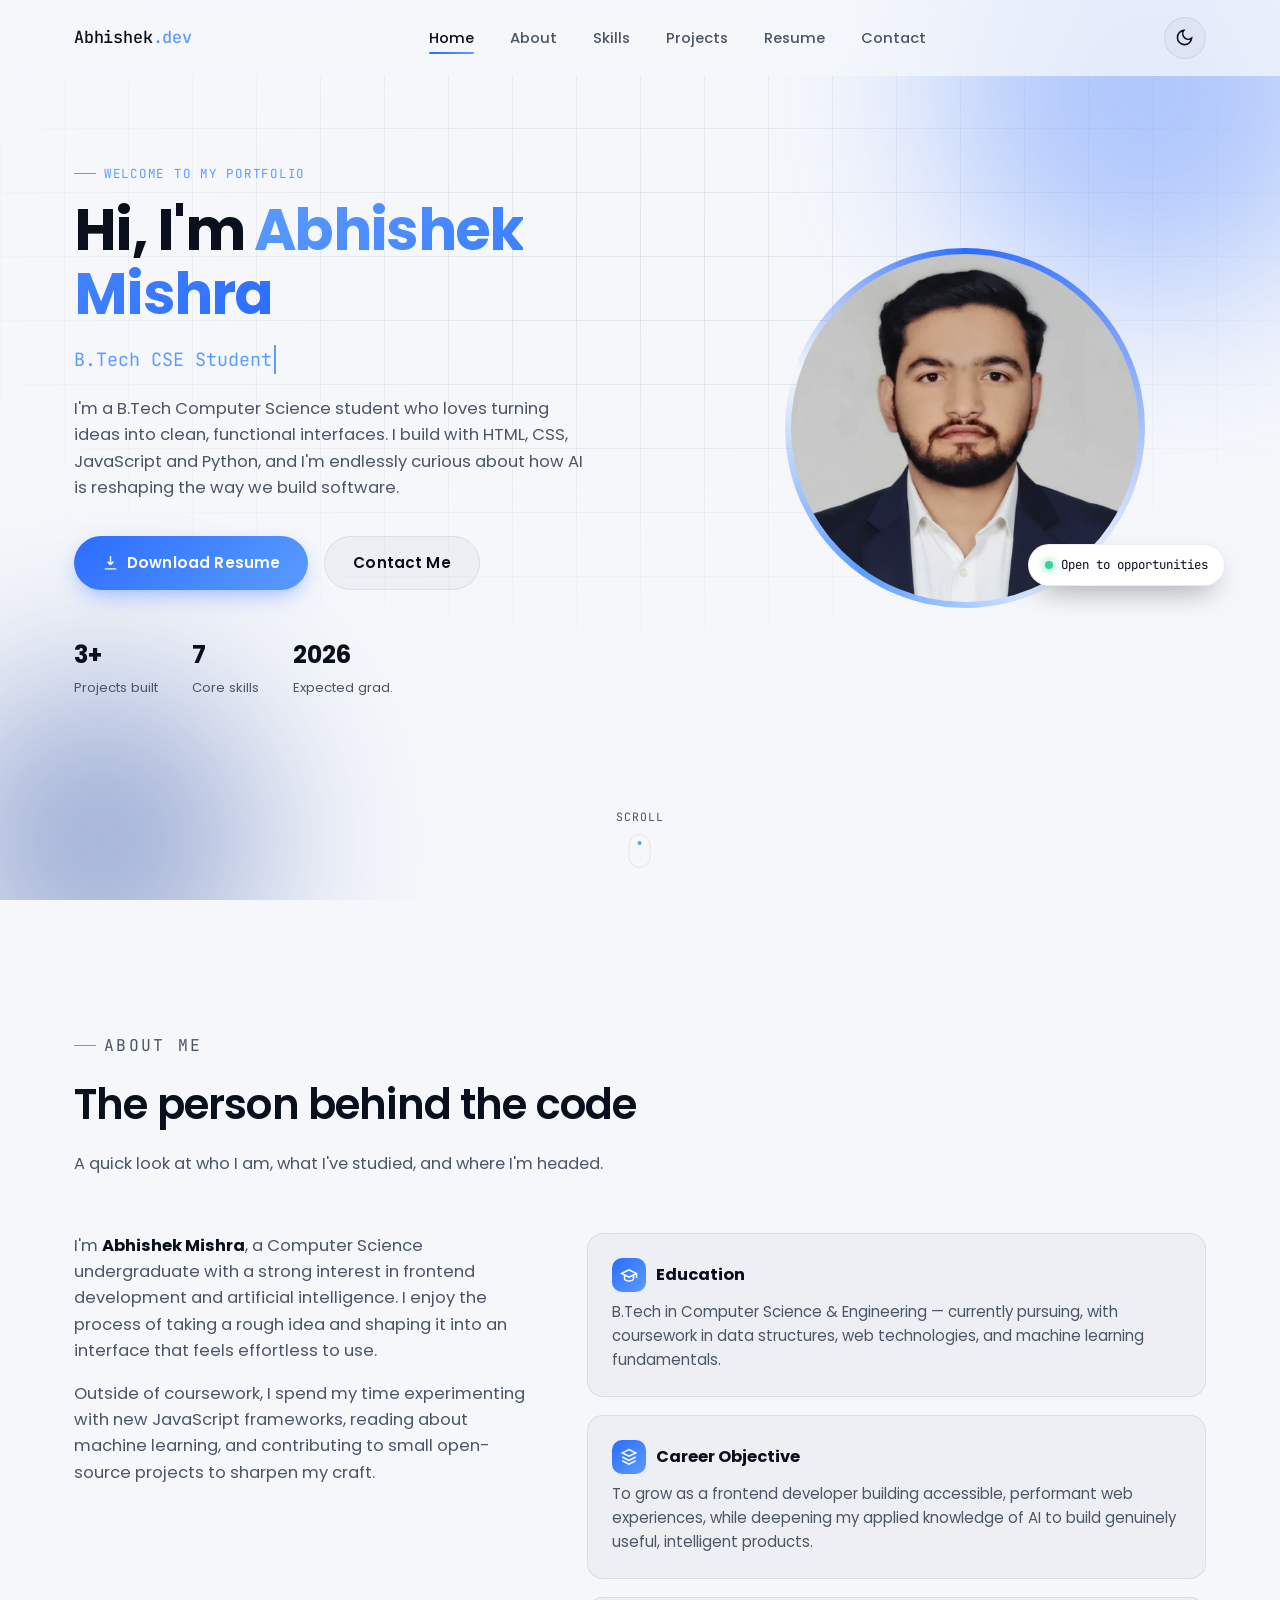
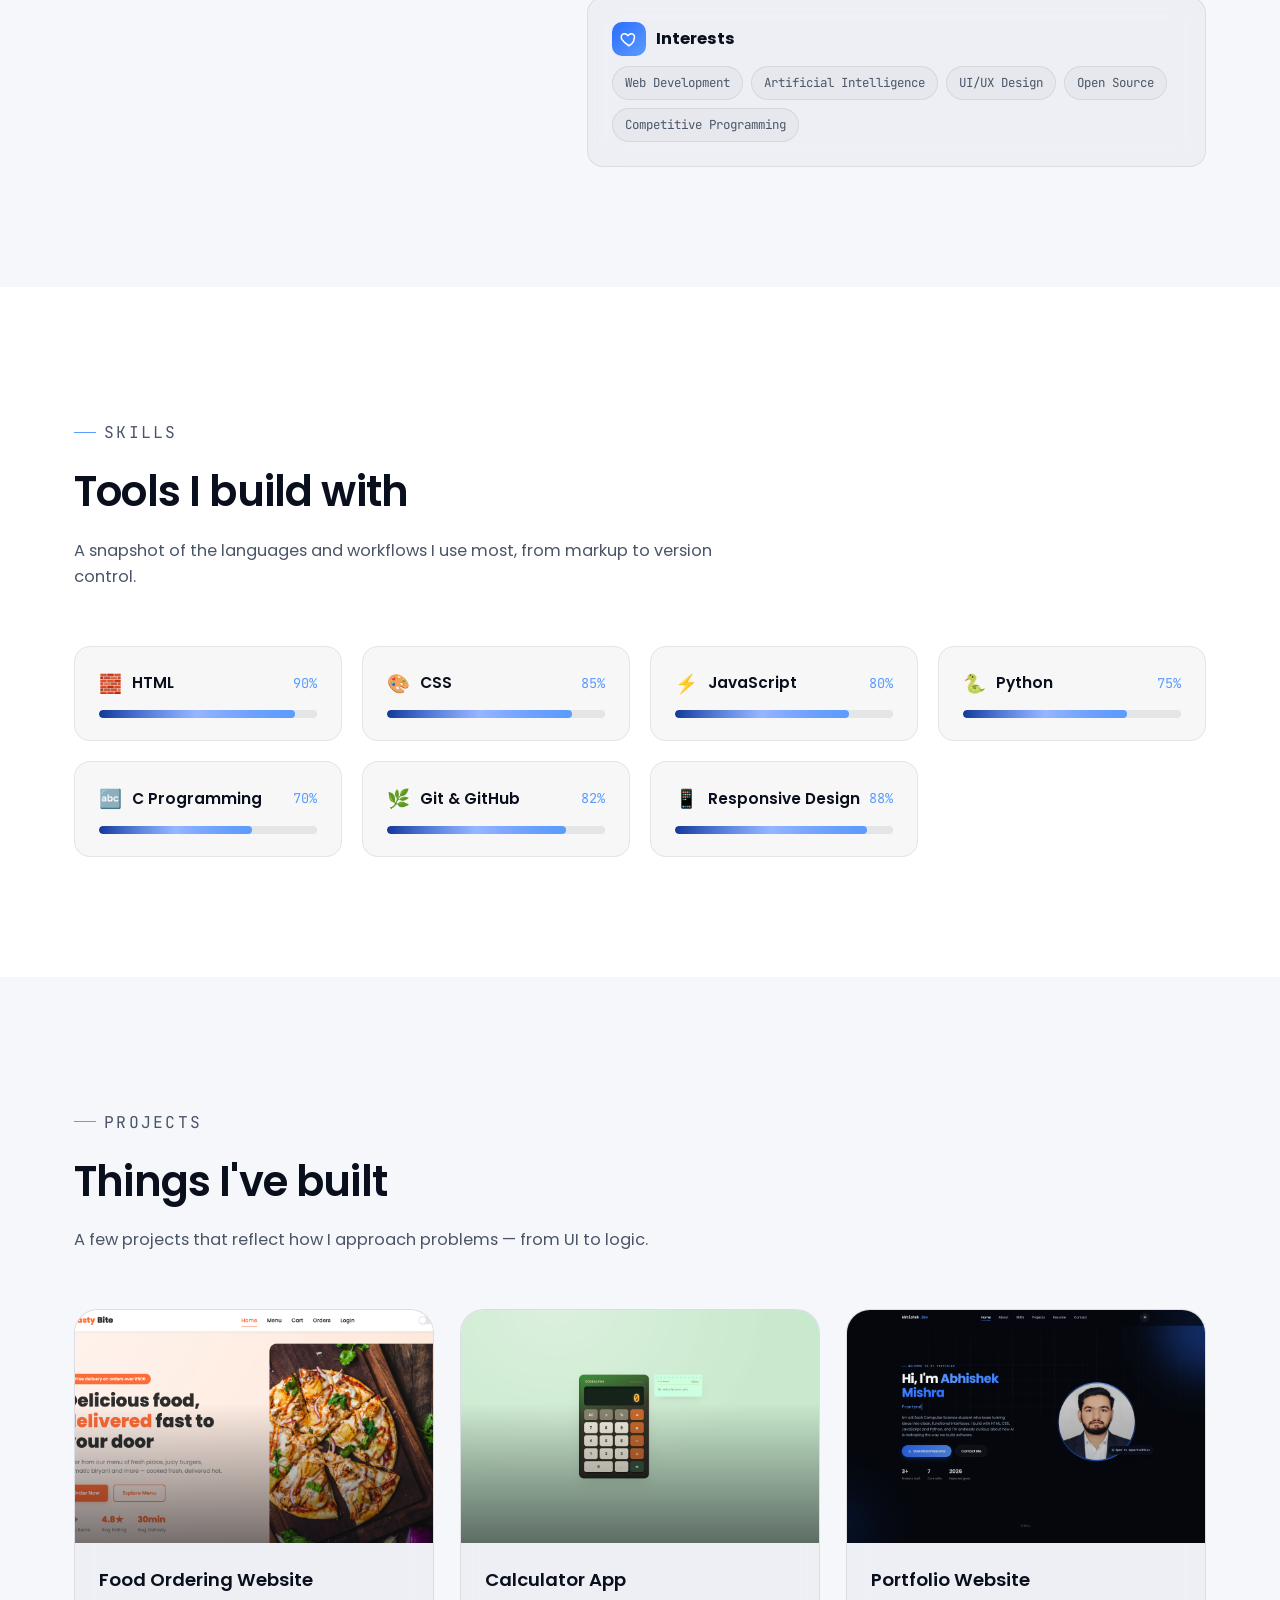
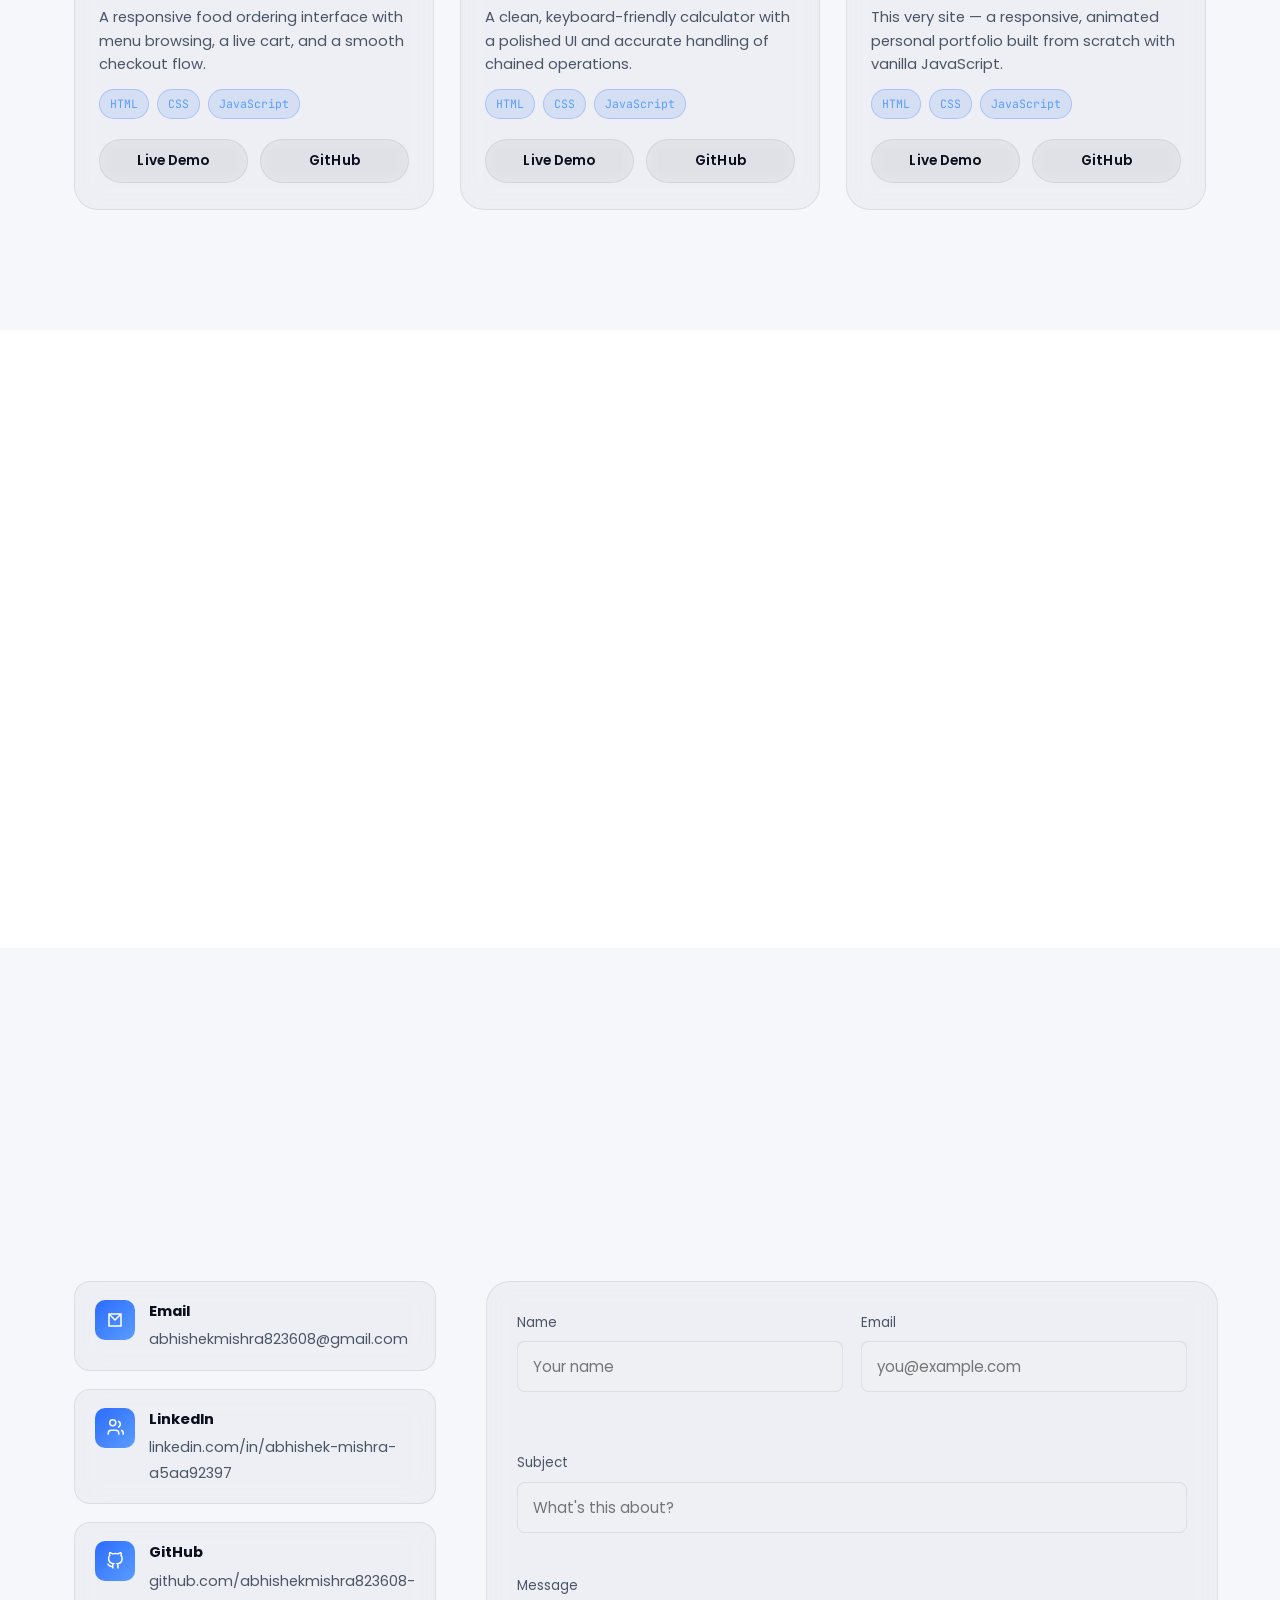
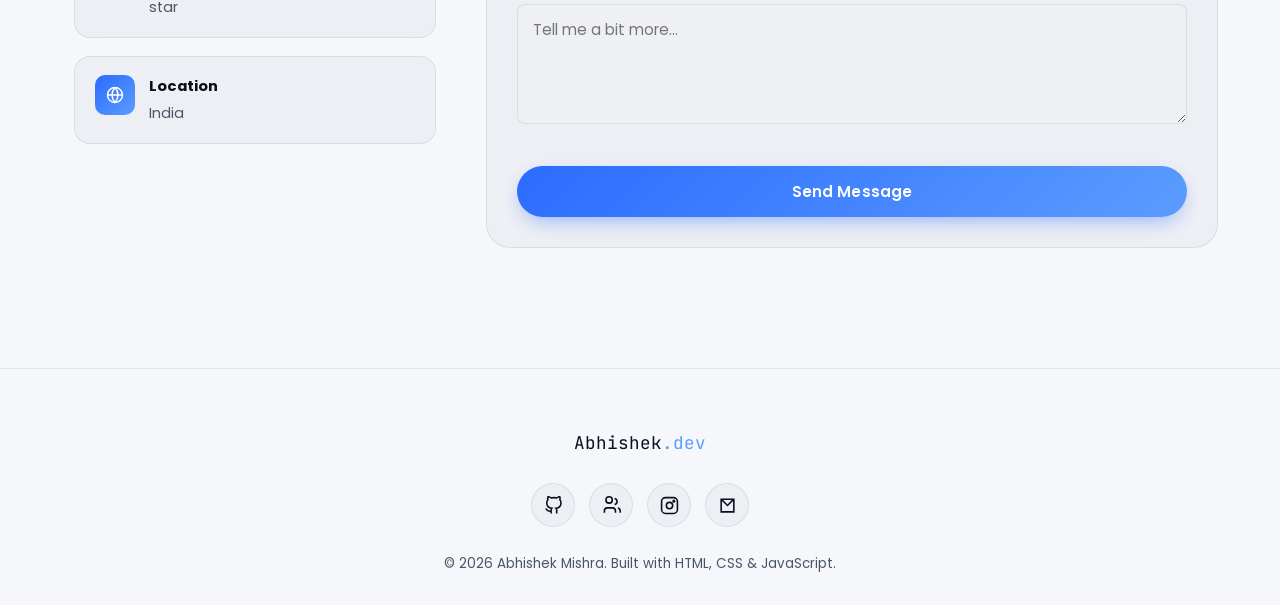
<file: index.html>
<!DOCTYPE html>
<html lang="en" data-theme="dark">
<head>
<meta charset="UTF-8" />
<meta name="viewport" content="width=device-width, initial-scale=1.0" />
<title>Abhishek Mishra | Frontend Developer &amp; AI Enthusiast</title>
<meta name="description" content="Portfolio of Abhishek Mishra — B.Tech CSE student, frontend developer and AI enthusiast. Explore projects, skills and ways to get in touch." />
<meta name="author" content="Abhishek Mishra" />
<meta name="keywords" content="Abhishek Mishra, portfolio, frontend developer, web developer, B.Tech CSE, AI enthusiast" />

<!-- Open Graph -->
<meta property="og:title" content="Abhishek Mishra | Frontend Developer & AI Enthusiast" />
<meta property="og:description" content="B.Tech CSE student, frontend developer and AI enthusiast. Explore my projects and skills." />
<meta property="og:type" content="website" />

<link rel="icon" href="data:image/svg+xml,<svg xmlns=%22http://www.w3.org/2000/svg%22 viewBox=%220 0 100 100%22><text y=%22.9em%22 font-size=%2290%22 fill=%22%232B6CFF%22>A</text></svg>" />

<link rel="preconnect" href="https://fonts.googleapis.com">
<link rel="preconnect" href="https://fonts.gstatic.com" crossorigin>
<link href="https://fonts.googleapis.com/css2?family=Poppins:wght@300;400;500;600;700&family=JetBrains+Mono:wght@400;500&display=swap" rel="stylesheet">

<link rel="stylesheet" href="style.css" />
</head>
<body>

<a class="skip-link" href="#main" style="position:absolute;left:-999px;">Skip to main content</a>

<!-- ============ NAVBAR ============ -->
<header>
  <nav class="navbar" id="navbar" aria-label="Primary">
    <div class="container nav-inner">
      <a href="#hero" class="logo">Abhishek<span>.dev</span></a>

      <ul class="nav-links" id="navLinks">
        <li><a href="#hero" class="nav-link active" data-nav>Home</a></li>
        <li><a href="#about" class="nav-link" data-nav>About</a></li>
        <li><a href="#skills" class="nav-link" data-nav>Skills</a></li>
        <li><a href="#projects" class="nav-link" data-nav>Projects</a></li>
        <li><a href="#resume" class="nav-link" data-nav>Resume</a></li>
        <li><a href="#contact" class="nav-link" data-nav>Contact</a></li>
      </ul>

      <div class="nav-actions">
        <button class="theme-toggle" id="themeToggle" aria-label="Toggle dark and light mode">
          <svg class="icon-sun" viewBox="0 0 24 24" fill="none" stroke="currentColor" stroke-width="2"><circle cx="12" cy="12" r="4"/><path d="M12 2v2M12 20v2M4.9 4.9l1.4 1.4M17.7 17.7l1.4 1.4M2 12h2M20 12h2M4.9 19.1l1.4-1.4M17.7 6.3l1.4-1.4"/></svg>
          <svg class="icon-moon" viewBox="0 0 24 24" fill="none" stroke="currentColor" stroke-width="2"><path d="M21 12.8A9 9 0 1111.2 3 7 7 0 0021 12.8z"/></svg>
        </button>
        <button class="nav-toggle" id="navToggle" aria-label="Open navigation menu" aria-expanded="false" aria-controls="navLinks">
          <span></span><span></span><span></span>
        </button>
      </div>
    </div>
  </nav>
</header>

<main id="main">

  <!-- ============ HERO ============ -->
  <section class="hero" id="hero">
    <div class="hero-bg" aria-hidden="true">
      <div class="grid"></div>
      <div class="orb orb-1"></div>
      <div class="orb orb-2"></div>
    </div>

    <div class="container hero-inner">
      <div class="hero-text">
        <p class="eyebrow">Welcome to my portfolio</p>
        <h1>Hi, I'm <span class="highlight">Abhishek Mishra</span></h1>
        <p class="hero-role" id="typedRole" aria-live="polite"></p>
        <p class="intro">I'm a B.Tech Computer Science student who loves turning ideas into clean, functional interfaces. I build with HTML, CSS, JavaScript and Python, and I'm endlessly curious about how AI is reshaping the way we build software.</p>

        <div class="hero-cta">
          <a href="resume/Abhishek_Mishra_Resume.pdf" class="btn btn-primary" download>
            <svg width="17" height="17" viewBox="0 0 24 24" fill="none" stroke="currentColor" stroke-width="2"><path d="M12 3v12m0 0l-4-4m4 4l4-4M4 21h16"/></svg>
            Download Resume
          </a>
          <a href="#contact" class="btn btn-outline">Contact Me</a>
        </div>

        <div class="hero-stats">
          <div><strong>3+</strong><span>Projects built</span></div>
          <div><strong>7</strong><span>Core skills</span></div>
          <div><strong>2026</strong><span>Expected grad.</span></div>
        </div>
      </div>

      <div class="hero-visual">
        <div class="avatar-ring">
          <img src="images/Abhishek.jpeg" alt="Portrait illustration of Abhishek Mishra" width="360" height="360" />
        </div>
        <div class="avatar-badge"><span class="dot"></span> Open to opportunities</div>
      </div>
    </div>

    <div class="scroll-hint" aria-hidden="true">
      <span>SCROLL</span>
      <div class="mouse"></div>
    </div>
  </section>

  <!-- ============ ABOUT ============ -->
  <section id="about">
    <div class="container">
      <div class="section-head reveal">
        <p class="eyebrow">About Me</p>
        <h2>The person behind the code</h2>
        <p>A quick look at who I am, what I've studied, and where I'm headed.</p>
      </div>

      <div class="about-grid">
        <div class="about-lead reveal">
          <p>I'm <strong>Abhishek Mishra</strong>, a Computer Science undergraduate with a strong interest in frontend development and artificial intelligence. I enjoy the process of taking a rough idea and shaping it into an interface that feels effortless to use.</p>
          <p>Outside of coursework, I spend my time experimenting with new JavaScript frameworks, reading about machine learning, and contributing to small open-source projects to sharpen my craft.</p>
        </div>

        <div class="about-cards reveal-stagger">
          <div class="about-card glass reveal">
            <h3><span class="ic" aria-hidden="true">
              <svg width="18" height="18" viewBox="0 0 24 24" fill="none" stroke="currentColor" stroke-width="2"><path d="M22 10v6M2 10l10-5 10 5-10 5-10-5zm4 2v5c0 1.5 3 3 6 3s6-1.5 6-3v-5"/></svg>
            </span>Education</h3>
            <p>B.Tech in Computer Science &amp; Engineering — currently pursuing, with coursework in data structures, web technologies, and machine learning fundamentals.</p>
          </div>

          <div class="about-card glass reveal">
            <h3><span class="ic" aria-hidden="true">
              <svg width="18" height="18" viewBox="0 0 24 24" fill="none" stroke="currentColor" stroke-width="2"><path d="M12 2l9 4.5-9 4.5-9-4.5L12 2zM3 12l9 4.5 9-4.5M3 17l9 4.5 9-4.5"/></svg>
            </span>Career Objective</h3>
            <p>To grow as a frontend developer building accessible, performant web experiences, while deepening my applied knowledge of AI to build genuinely useful, intelligent products.</p>
          </div>

          <div class="about-card glass reveal">
            <h3><span class="ic" aria-hidden="true">
              <svg width="18" height="18" viewBox="0 0 24 24" fill="none" stroke="currentColor" stroke-width="2"><path d="M12 21s-7-4.35-9.5-8.5C.5 8.5 2.5 5 6 5c2 0 3.5 1.2 4.5 2.5C11.5 6.2 13 5 15 5c3.5 0 5.5 3.5 3.5 7.5C19 16.65 12 21 12 21z"/></svg>
            </span>Interests</h3>
            <ul>
              <li>Web Development</li>
              <li>Artificial Intelligence</li>
              <li>UI/UX Design</li>
              <li>Open Source</li>
              <li>Competitive Programming</li>
            </ul>
          </div>
        </div>
      </div>
    </div>
  </section>

  <!-- ============ SKILLS ============ -->
  <section id="skills" style="background:var(--bg-alt);">
    <div class="container">
      <div class="section-head reveal">
        <p class="eyebrow">Skills</p>
        <h2>Tools I build with</h2>
        <p>A snapshot of the languages and workflows I use most, from markup to version control.</p>
      </div>

      <div class="skills-grid reveal-stagger" id="skillsGrid">
        <div class="skill-card glass reveal" data-skill="90">
          <div class="skill-top"><span class="name"><span class="ic">🧱</span>HTML</span><span class="pct">0%</span></div>
          <div class="bar-track"><div class="bar-fill"></div></div>
        </div>
        <div class="skill-card glass reveal" data-skill="85">
          <div class="skill-top"><span class="name"><span class="ic">🎨</span>CSS</span><span class="pct">0%</span></div>
          <div class="bar-track"><div class="bar-fill"></div></div>
        </div>
        <div class="skill-card glass reveal" data-skill="80">
          <div class="skill-top"><span class="name"><span class="ic">⚡</span>JavaScript</span><span class="pct">0%</span></div>
          <div class="bar-track"><div class="bar-fill"></div></div>
        </div>
        <div class="skill-card glass reveal" data-skill="75">
          <div class="skill-top"><span class="name"><span class="ic">🐍</span>Python</span><span class="pct">0%</span></div>
          <div class="bar-track"><div class="bar-fill"></div></div>
        </div>
        <div class="skill-card glass reveal" data-skill="70">
          <div class="skill-top"><span class="name"><span class="ic">🔤</span>C Programming</span><span class="pct">0%</span></div>
          <div class="bar-track"><div class="bar-fill"></div></div>
        </div>
        <div class="skill-card glass reveal" data-skill="82">
          <div class="skill-top"><span class="name"><span class="ic">🌿</span>Git &amp; GitHub</span><span class="pct">0%</span></div>
          <div class="bar-track"><div class="bar-fill"></div></div>
        </div>
        <div class="skill-card glass reveal" data-skill="88">
          <div class="skill-top"><span class="name"><span class="ic">📱</span>Responsive Design</span><span class="pct">0%</span></div>
          <div class="bar-track"><div class="bar-fill"></div></div>
        </div>
      </div>
    </div>
  </section>

  <!-- ============ PROJECTS ============ -->
  <section id="projects">
    <div class="container">
      <div class="section-head reveal">
        <p class="eyebrow">Projects</p>
        <h2>Things I've built</h2>
        <p>A few projects that reflect how I approach problems — from UI to logic.</p>
      </div>

      <div class="projects-grid reveal-stagger">
        <article class="project-card glass reveal">
          <div class="project-thumb">
            <img src="images/food-ordering-website.png" alt="Preview graphic for the Food Ordering Website project" loading="lazy" width="400" height="260" />
          </div>
          <div class="project-body">
            <h3>Food Ordering Website</h3>
            <p>A responsive food ordering interface with menu browsing, a live cart, and a smooth checkout flow.</p>
            <div class="tech-tags">
              <span>HTML</span><span>CSS</span><span>JavaScript</span>
            </div>
            <div class="project-actions">
              <a href="https://abhishekmishra823608-star.github.io/Food-Ordering-Website-Tasty-Bite-/" class="btn btn-outline btn-sm" target="_blank" rel="noopener" aria-label="View live demo of Food Ordering Website">Live Demo</a>
              <a href="https://github.com/abhishekmishra823608-star/Food-Ordering-Website-Tasty-Bite-" class="btn btn-outline btn-sm" target="_blank" rel="noopener" aria-label="View GitHub repository for Food Ordering Website">GitHub</a>
            </div>
          </div>
        </article>

        <article class="project-card glass reveal">
          <div class="project-thumb">
            <img src="images/calculator.png" alt="Preview graphic for the Calculator App project" loading="lazy" width="400" height="260" />
          </div>
          <div class="project-body">
            <h3>Calculator App</h3>
            <p>A clean, keyboard-friendly calculator with a polished UI and accurate handling of chained operations.</p>
            <div class="tech-tags">
              <span>HTML</span><span>CSS</span><span>JavaScript</span>
            </div>
            <div class="project-actions">
              <a href="https://abhishekmishra823608-star.github.io/Calculator/" class="btn btn-outline btn-sm" target="_blank" rel="noopener" aria-label="View live demo of Calculator App">Live Demo</a>
              <a href="https://github.com/abhishekmishra823608-star/Calculator" class="btn btn-outline btn-sm" target="_blank" rel="noopener" aria-label="View GitHub repository for Calculator App">GitHub</a>
            </div>
          </div>
        </article>

        <article class="project-card glass reveal">
          <div class="project-thumb">
            <img src="images/portfolio.png" alt="Preview graphic for the Portfolio Website project" loading="lazy" width="400" height="260" />
          </div>
          <div class="project-body">
            <h3>Portfolio Website</h3>
            <p>This very site — a responsive, animated personal portfolio built from scratch with vanilla JavaScript.</p>
            <div class="tech-tags">
              <span>HTML</span><span>CSS</span><span>JavaScript</span>
            </div>
            <div class="project-actions">
              <a href="#" class="btn btn-outline btn-sm" target="_blank" rel="noopener" aria-label="View live demo of Portfolio Website">Live Demo</a>
              <a href="https://github.com/abhishekmishra823608-star/Portfolio-Project" class="btn btn-outline btn-sm" target="_blank" rel="noopener" aria-label="View GitHub repository for Portfolio Website">GitHub</a>
            </div>
          </div>
        </article>
      </div>
    </div>
  </section>

  <!-- ============ RESUME ============ -->
  <section id="resume" style="background:var(--bg-alt);">
    <div class="container resume-wrap">
      <div class="resume-preview glass reveal">
        <div class="doc">
          <div class="h"></div>
          <div class="line"></div>
          <div class="line mid"></div>
          <div class="line short"></div>
          <br/>
          <div class="line" style="width:30%;"></div>
          <div class="line"></div>
          <div class="line mid"></div>
          <br/>
          <div class="line" style="width:35%;"></div>
          <div class="line"></div>
          <div class="line short"></div>
        </div>
      </div>

      <div class="resume-content reveal">
        <p class="eyebrow">Resume</p>
        <h2>Want the full picture?</h2>
        <p>Grab a copy of my resume for a detailed rundown of my education, projects, and technical skills.</p>
        <ul>
          <li><svg width="18" height="18" viewBox="0 0 24 24" fill="none" stroke="currentColor" stroke-width="2"><path d="M20 6L9 17l-5-5"/></svg>Education &amp; academic performance</li>
          <li><svg width="18" height="18" viewBox="0 0 24 24" fill="none" stroke="currentColor" stroke-width="2"><path d="M20 6L9 17l-5-5"/></svg>Technical skills &amp; tools</li>
          <li><svg width="18" height="18" viewBox="0 0 24 24" fill="none" stroke="currentColor" stroke-width="2"><path d="M20 6L9 17l-5-5"/></svg>Project experience</li>
        </ul>
        <a href="resume/Abhishek_Mishra_Resume.pdf" class="btn btn-primary" download>
          <svg width="17" height="17" viewBox="0 0 24 24" fill="none" stroke="currentColor" stroke-width="2"><path d="M12 3v12m0 0l-4-4m4 4l4-4M4 21h16"/></svg>
          Download Resume
        </a>
      </div>
    </div>
  </section>

  <!-- ============ CONTACT ============ -->
  <section id="contact">
    <div class="container">
      <div class="section-head reveal">
        <p class="eyebrow">Contact</p>
        <h2>Let's work together</h2>
        <p>Have a project, question, or opportunity in mind? My inbox is open.</p>
      </div>

      <div class="contact-grid">
        <div class="contact-info reveal-stagger">
          <div class="contact-item glass reveal">
            <span class="ic" aria-hidden="true"><svg width="18" height="18" viewBox="0 0 24 24" fill="none" stroke="currentColor" stroke-width="2"><path d="M4 4h16v16H4V4zm0 0l8 8 8-8"/></svg></span>
            <div><h4>Email</h4><a href="mailto:abhishekmishra823608@gmail.com">abhishekmishra823608@gmail.com</a></div>
          </div>
          <div class="contact-item glass reveal">
            <span class="ic" aria-hidden="true"><svg width="18" height="18" viewBox="0 0 24 24" fill="none" stroke="currentColor" stroke-width="2"><path d="M17 21v-2a4 4 0 00-4-4H7a4 4 0 00-4 4v2M13 5a4 4 0 11-8 0 4 4 0 018 0zM23 21v-2a4 4 0 00-3-3.87M16 3.13a4 4 0 010 7.75"/></svg></span>
            <div><h4>LinkedIn</h4><a href="https://www.linkedin.com/in/abhishek-mishra-a5aa92397" target="_blank" rel="noopener">linkedin.com/in/abhishek-mishra-a5aa92397</a></div>
          </div>
          <div class="contact-item glass reveal">
            <span class="ic" aria-hidden="true"><svg width="18" height="18" viewBox="0 0 24 24" fill="none" stroke="currentColor" stroke-width="2"><path d="M9 19c-5 1.5-5-2.5-7-3m14 6v-3.87a3.37 3.37 0 00-.94-2.61c3.14-.35 6.44-1.54 6.44-7A5.44 5.44 0 0020 4.77 5.07 5.07 0 0019.91 1S18.73.65 16 2.48a13.38 13.38 0 00-7 0C6.27.65 5.09 1 5.09 1A5.07 5.07 0 005 4.77a5.44 5.44 0 00-1.5 3.78c0 5.42 3.3 6.61 6.44 7A3.37 3.37 0 009 18.13V22"/></svg></span>
            <div><h4>GitHub</h4><a href="https://github.com/abhishekmishra823608-star" target="_blank" rel="noopener">github.com/abhishekmishra823608-star</a></div>
          </div>
          <div class="contact-item glass reveal">
            <span class="ic" aria-hidden="true"><svg width="18" height="18" viewBox="0 0 24 24" fill="none" stroke="currentColor" stroke-width="2"><path d="M12 2C6.48 2 2 6.48 2 12s4.48 10 10 10 10-4.48 10-10S17.52 2 12 2zM2 12h20M12 2a15.3 15.3 0 014 10 15.3 15.3 0 01-4 10 15.3 15.3 0 01-4-10 15.3 15.3 0 014-10z"/></svg></span>
            <div><h4>Location</h4><p>India</p></div>
          </div>
        </div>

        <form class="contact-form glass reveal" id="contactForm" novalidate>
          <div class="form-row">
            <div class="field" id="field-name">
              <label for="name">Name</label>
              <input type="text" id="name" name="name" placeholder="Your name" autocomplete="name" required aria-required="true" />
              <span class="error-msg"></span>
            </div>
            <div class="field" id="field-email">
              <label for="email">Email</label>
              <input type="email" id="email" name="email" placeholder="you@example.com" autocomplete="email" required aria-required="true" />
              <span class="error-msg"></span>
            </div>
          </div>
          <div class="field" id="field-subject">
            <label for="subject">Subject</label>
            <input type="text" id="subject" name="subject" placeholder="What's this about?" required aria-required="true" />
            <span class="error-msg"></span>
          </div>
          <div class="field" id="field-message">
            <label for="message">Message</label>
            <textarea id="message" name="message" placeholder="Tell me a bit more..." required aria-required="true"></textarea>
            <span class="error-msg"></span>
          </div>
          <button type="submit" class="btn btn-primary btn-block">Send Message</button>
          <div class="form-status" id="formStatus" role="status"></div>
        </form>
      </div>
    </div>
  </section>

</main>

<!-- ============ FOOTER ============ -->
<footer>
  <div class="container footer-inner">
    <div class="footer-logo">Abhishek<span>.dev</span></div>

    <ul class="social-links">
      <li><a href="https://github.com/abhishekmishra823608-star" target="_blank" rel="noopener" aria-label="GitHub profile">
        <svg width="18" height="18" viewBox="0 0 24 24" fill="none" stroke="currentColor" stroke-width="2"><path d="M9 19c-5 1.5-5-2.5-7-3m14 6v-3.87a3.37 3.37 0 00-.94-2.61c3.14-.35 6.44-1.54 6.44-7A5.44 5.44 0 0020 4.77 5.07 5.07 0 0019.91 1S18.73.65 16 2.48a13.38 13.38 0 00-7 0C6.27.65 5.09 1 5.09 1A5.07 5.07 0 005 4.77a5.44 5.44 0 00-1.5 3.78c0 5.42 3.3 6.61 6.44 7A3.37 3.37 0 009 18.13V22"/></svg>
      </a></li>
      <li><a href="https://www.linkedin.com/in/abhishek-mishra-a5aa92397" target="_blank" rel="noopener" aria-label="LinkedIn profile">
        <svg width="18" height="18" viewBox="0 0 24 24" fill="none" stroke="currentColor" stroke-width="2"><path d="M17 21v-2a4 4 0 00-4-4H7a4 4 0 00-4 4v2M13 5a4 4 0 11-8 0 4 4 0 018 0zM23 21v-2a4 4 0 00-3-3.87M16 3.13a4 4 0 010 7.75"/></svg>
      </a></li>
      <li><a href="https://www.instagram.com/abhi.cpp/" target="_blank" rel="noopener" aria-label="Instagram profile">
        <svg width="18" height="18" viewBox="0 0 24 24" fill="none" stroke="currentColor" stroke-width="2"><rect x="2" y="2" width="20" height="20" rx="5"/><circle cx="12" cy="12" r="4"/><circle cx="17.5" cy="6.5" r="1"/></svg>
      </a></li>
      <li><a href="mailto:abhishekmishra823608@gmail.com" aria-label="Send an email">
        <svg width="18" height="18" viewBox="0 0 24 24" fill="none" stroke="currentColor" stroke-width="2"><path d="M4 4h16v16H4V4zm0 0l8 8 8-8"/></svg>
      </a></li>
    </ul>

    <p class="footer-bottom">&copy; <span id="year"></span> Abhishek Mishra. Built with HTML, CSS &amp; JavaScript.</p>
  </div>
</footer>

<button class="scroll-top" id="scrollTop" aria-label="Scroll back to top">
  <svg width="20" height="20" viewBox="0 0 24 24" fill="none" stroke="currentColor" stroke-width="2.4"><path d="M12 19V5M5 12l7-7 7 7"/></svg>
</button>

<script src="script.js"></script>
</body>
</html>
</file>
<file: style.css>
/* ============================================================
   Abhishek Mishra — Portfolio
   style.css
   Table of contents:
   1. Design tokens (custom properties)
   2. Reset & base
   3. Utilities & layout
   4. Navbar
   5. Hero
   6. About
   7. Skills
   8. Projects
   9. Resume
   10. Contact
   11. Footer
   12. Scroll-to-top / toasts
   13. Reveal animation & responsive
   ============================================================ */

/* ---------- 1. Design tokens ---------- */
:root {
  /* Core palette — professional blue / black / white */
  --black: #05070d;
  --navy: #0a0f1e;
  --navy-soft: #101a33;
  --blue: #2b6cff;
  --blue-light: #5b9cff;
  --blue-deep: #133a99;
  --white: #f5f7fa;
  --gray: #9aa4b8;
  --gray-dim: #6b7690;
  --border: rgba(245, 247, 250, 0.1);
  --card-bg: rgba(255, 255, 255, 0.04);
  --card-border: rgba(255, 255, 255, 0.08);
  --success: #34d399;
  --danger: #ff6161;

  /* Surfaces (dark = default) */
  --bg: var(--black);
  --bg-alt: var(--navy);
  --text: var(--white);
  --text-dim: var(--gray);
  --nav-bg: rgba(5, 7, 13, 0.72);

  /* Typography */
  --font-display: 'Poppins', sans-serif;
  --font-mono: 'JetBrains Mono', monospace;

  /* Layout */
  --max-width: 1180px;
  --radius-sm: 8px;
  --radius-md: 16px;
  --radius-lg: 24px;
  --nav-height: 76px;

  /* Motion */
  --ease: cubic-bezier(0.22, 1, 0.36, 1);
}

[data-theme='light'] {
  --bg: #f5f7fb;
  --bg-alt: #ffffff;
  --text: #0a0f1e;
  --text-dim: #4a5568;
  --border: rgba(10, 15, 30, 0.08);
  --card-bg: rgba(10, 15, 30, 0.03);
  --card-border: rgba(10, 15, 30, 0.08);
  --nav-bg: rgba(245, 247, 251, 0.75);
}

/* ---------- 2. Reset & base ---------- */
* { margin: 0; padding: 0; box-sizing: border-box; }

html {
  scroll-behavior: smooth;
  scroll-padding-top: var(--nav-height);
}

@media (prefers-reduced-motion: reduce) {
  html { scroll-behavior: auto; }
  *, *::before, *::after {
    animation-duration: 0.01ms !important;
    animation-iteration-count: 1 !important;
    transition-duration: 0.01ms !important;
    scroll-behavior: auto !important;
  }
}

body {
  font-family: var(--font-display);
  background: var(--bg);
  color: var(--text);
  line-height: 1.6;
  overflow-x: hidden;
  transition: background 0.4s var(--ease), color 0.4s var(--ease);
}

img { max-width: 100%; display: block; }
a { color: inherit; text-decoration: none; }
ul { list-style: none; }
button { font-family: inherit; cursor: pointer; border: none; background: none; color: inherit; }
input, textarea { font-family: inherit; }

:focus-visible {
  outline: 2px solid var(--blue-light);
  outline-offset: 3px;
  border-radius: 4px;
}

.container {
  width: 100%;
  max-width: var(--max-width);
  margin: 0 auto;
  padding: 0 24px;
}

section { position: relative; padding: 120px 0; }
@media (max-width: 768px) { section { padding: 88px 0; } }

.eyebrow {
  display: inline-flex;
  align-items: center;
  gap: 8px;
  font-family: var(--font-mono);
  font-size: 0.78rem;
  letter-spacing: 0.14em;
  text-transform: uppercase;
  color: var(--blue-light);
  margin-bottom: 14px;
}
.eyebrow::before {
  content: '';
  width: 22px;
  height: 1px;
  background: var(--blue-light);
}

.section-head { max-width: 640px; margin-bottom: 56px; }
.section-head h2 {
  font-size: clamp(1.9rem, 3.4vw, 2.6rem);
  font-weight: 600;
  letter-spacing: -0.02em;
}
.section-head p { color: var(--text-dim); margin-top: 12px; font-size: 1.02rem; }

/* Buttons */
.btn {
  display: inline-flex;
  align-items: center;
  justify-content: center;
  gap: 8px;
  padding: 14px 28px;
  border-radius: 999px;
  font-weight: 600;
  font-size: 0.95rem;
  letter-spacing: 0.01em;
  transition: transform 0.3s var(--ease), box-shadow 0.3s var(--ease), background 0.3s var(--ease), border-color .3s var(--ease);
  white-space: nowrap;
}
.btn-primary {
  background: linear-gradient(135deg, var(--blue), var(--blue-light));
  color: #fff;
  box-shadow: 0 8px 24px -8px rgba(43, 108, 255, 0.6);
}
.btn-primary:hover { transform: translateY(-3px); box-shadow: 0 14px 30px -8px rgba(43, 108, 255, 0.75); }
.btn-outline {
  border: 1px solid var(--card-border);
  color: var(--text);
  background: var(--card-bg);
  backdrop-filter: blur(8px);
}
.btn-outline:hover { border-color: var(--blue-light); transform: translateY(-3px); }
.btn-sm { padding: 10px 18px; font-size: 0.86rem; }
.btn-block { width: 100%; }

/* Glass card base */
.glass {
  background: var(--card-bg);
  border: 1px solid var(--card-border);
  backdrop-filter: blur(14px);
  -webkit-backdrop-filter: blur(14px);
}

/* ---------- 4. Navbar ---------- */
.navbar {
  position: fixed;
  top: 0; left: 0; right: 0;
  z-index: 1000;
  height: var(--nav-height);
  display: flex;
  align-items: center;
  background: var(--nav-bg);
  backdrop-filter: blur(16px);
  -webkit-backdrop-filter: blur(16px);
  border-bottom: 1px solid transparent;
  transition: border-color 0.3s var(--ease), box-shadow 0.3s var(--ease);
}
.navbar.scrolled { border-bottom-color: var(--border); box-shadow: 0 10px 30px -20px rgba(0,0,0,0.5); }

.nav-inner { display: flex; align-items: center; justify-content: space-between; width: 100%; }

.logo {
  font-family: var(--font-mono);
  font-weight: 500;
  font-size: 1.05rem;
  letter-spacing: -0.01em;
}
.logo span { color: var(--blue-light); }

.nav-links {
  display: flex;
  gap: 36px;
  align-items: center;
}
.nav-links a {
  font-size: 0.92rem;
  font-weight: 500;
  color: var(--text-dim);
  position: relative;
  padding: 6px 0;
  transition: color 0.25s var(--ease);
}
.nav-links a::after {
  content: '';
  position: absolute;
  left: 0; bottom: 0;
  width: 0; height: 2px;
  background: linear-gradient(90deg, var(--blue), var(--blue-light));
  transition: width 0.3s var(--ease);
  border-radius: 2px;
}
.nav-links a:hover { color: var(--text); }
.nav-links a:hover::after,
.nav-links a.active::after { width: 100%; }
.nav-links a.active { color: var(--text); }

.nav-actions { display: flex; align-items: center; gap: 14px; }

.theme-toggle {
  width: 42px; height: 42px;
  display: grid; place-items: center;
  border-radius: 50%;
  border: 1px solid var(--card-border);
  background: var(--card-bg);
  transition: transform 0.4s var(--ease), border-color .3s;
}
.theme-toggle:hover { transform: rotate(20deg); border-color: var(--blue-light); }
.theme-toggle svg { width: 19px; height: 19px; }
.theme-toggle .icon-moon { display: none; }
[data-theme='light'] .theme-toggle .icon-sun { display: none; }
[data-theme='light'] .theme-toggle .icon-moon { display: block; }

.nav-toggle {
  display: none;
  width: 42px; height: 42px;
  flex-direction: column;
  justify-content: center;
  align-items: center;
  gap: 5px;
}
.nav-toggle span {
  width: 22px; height: 2px;
  background: var(--text);
  border-radius: 2px;
  transition: transform 0.35s var(--ease), opacity 0.25s var(--ease);
}
.nav-toggle.open span:nth-child(1) { transform: translateY(7px) rotate(45deg); }
.nav-toggle.open span:nth-child(2) { opacity: 0; }
.nav-toggle.open span:nth-child(3) { transform: translateY(-7px) rotate(-45deg); }

@media (max-width: 860px) {
  .nav-links {
    position: fixed;
    top: var(--nav-height);
    right: 0;
    height: calc(100vh - var(--nav-height));
    width: min(78vw, 320px);
    flex-direction: column;
    justify-content: flex-start;
    padding: 40px 32px;
    background: var(--nav-bg);
    backdrop-filter: blur(20px);
    border-left: 1px solid var(--border);
    transform: translateX(100%);
    transition: transform 0.4s var(--ease);
    gap: 26px;
  }
  .nav-links.open { transform: translateX(0); }
  .nav-toggle { display: flex; }
}

/* ---------- 5. Hero ---------- */
.hero {
  min-height: 100vh;
  display: flex;
  align-items: center;
  padding-top: var(--nav-height);
  position: relative;
  overflow: hidden;
}

.hero-bg {
  position: absolute;
  inset: 0;
  z-index: 0;
  pointer-events: none;
}
.hero-bg .grid {
  position: absolute;
  inset: 0;
  background-image:
    linear-gradient(var(--border) 1px, transparent 1px),
    linear-gradient(90deg, var(--border) 1px, transparent 1px);
  background-size: 64px 64px;
  mask-image: radial-gradient(ellipse 80% 60% at 50% 30%, black 10%, transparent 75%);
}
.hero-bg .orb {
  position: absolute;
  border-radius: 50%;
  filter: blur(90px);
  opacity: 0.35;
}
.hero-bg .orb-1 { width: 420px; height: 420px; top: -120px; right: -80px; background: var(--blue); }
.hero-bg .orb-2 { width: 320px; height: 320px; bottom: -100px; left: -60px; background: var(--blue-deep); opacity: 0.4; }

.hero-inner {
  position: relative;
  z-index: 1;
  display: grid;
  grid-template-columns: 1.1fr 0.9fr;
  gap: 60px;
  align-items: center;
}

.hero-text .eyebrow { animation: fadeUp 0.7s var(--ease) both; }
.hero-text h1 {
  font-size: clamp(2.3rem, 5vw, 3.6rem);
  font-weight: 700;
  line-height: 1.12;
  letter-spacing: -0.03em;
  animation: fadeUp 0.7s var(--ease) 0.08s both;
}
.hero-text h1 .highlight {
  background: linear-gradient(135deg, var(--blue-light), var(--blue));
  -webkit-background-clip: text;
  background-clip: text;
  color: transparent;
}

.hero-role {
  margin-top: 18px;
  font-family: var(--font-mono);
  font-size: clamp(0.98rem, 1.6vw, 1.15rem);
  color: var(--blue-light);
  min-height: 1.6em;
  animation: fadeUp 0.7s var(--ease) 0.16s both;
}
.hero-role .cursor {
  display: inline-block;
  width: 2px;
  background: var(--blue-light);
  margin-left: 2px;
  animation: blink 1s steps(1) infinite;
}

.hero-text p.intro {
  margin-top: 22px;
  color: var(--text-dim);
  max-width: 520px;
  font-size: 1.03rem;
  animation: fadeUp 0.7s var(--ease) 0.24s both;
}

.hero-cta {
  margin-top: 34px;
  display: flex;
  gap: 16px;
  flex-wrap: wrap;
  animation: fadeUp 0.7s var(--ease) 0.32s both;
}

.hero-stats {
  margin-top: 46px;
  display: flex;
  gap: 34px;
  animation: fadeUp 0.7s var(--ease) 0.4s both;
}
.hero-stats div strong {
  display: block;
  font-size: 1.5rem;
  font-weight: 700;
  color: var(--text);
}
.hero-stats div span {
  font-size: 0.82rem;
  color: var(--text-dim);
}

.hero-visual {
  position: relative;
  display: flex;
  justify-content: center;
  animation: fadeUp 0.8s var(--ease) 0.2s both;
}
.avatar-ring {
  position: relative;
  width: min(360px, 78vw);
  aspect-ratio: 1;
  border-radius: 50%;
  padding: 6px;
  background: conic-gradient(from 0deg, var(--blue), transparent 40%, var(--blue-light), transparent 80%, var(--blue));
  animation: spin 10s linear infinite;
}
.avatar-ring img {
  width: 100%;
  height: 100%;
  border-radius: 50%;
  object-fit: cover;
  background: var(--navy);
  animation: spin-reverse 10s linear infinite;
}
.avatar-badge {
  position: absolute;
  bottom: 6%;
  right: -4%;
  background: var(--bg-alt);
  border: 1px solid var(--card-border);
  border-radius: 999px;
  padding: 10px 16px;
  display: flex;
  align-items: center;
  gap: 8px;
  font-family: var(--font-mono);
  font-size: 0.78rem;
  box-shadow: 0 12px 30px -12px rgba(0,0,0,0.5);
  animation: float 4s ease-in-out infinite;
}
.avatar-badge .dot { width: 8px; height: 8px; border-radius: 50%; background: var(--success); box-shadow: 0 0 10px var(--success); }

.scroll-hint {
  position: absolute;
  bottom: 32px;
  left: 50%;
  transform: translateX(-50%);
  display: flex;
  flex-direction: column;
  align-items: center;
  gap: 8px;
  color: var(--text-dim);
  font-family: var(--font-mono);
  font-size: 0.72rem;
  letter-spacing: 0.1em;
  z-index: 1;
}
.scroll-hint .mouse {
  width: 22px; height: 34px;
  border: 1px solid var(--card-border);
  border-radius: 12px;
  position: relative;
}
.scroll-hint .mouse::before {
  content: '';
  position: absolute;
  top: 6px; left: 50%;
  width: 4px; height: 4px;
  background: var(--blue-light);
  border-radius: 50%;
  transform: translateX(-50%);
  animation: scrollDot 1.6s ease-in-out infinite;
}

@keyframes fadeUp { from { opacity: 0; transform: translateY(22px); } to { opacity: 1; transform: translateY(0); } }
@keyframes blink { 50% { opacity: 0; } }
@keyframes spin { to { transform: rotate(360deg); } }
@keyframes spin-reverse { from { transform: rotate(360deg); } to { transform: rotate(0deg); } }
@keyframes float { 0%,100% { transform: translateY(0); } 50% { transform: translateY(-8px); } }
@keyframes scrollDot { 0% { top: 6px; opacity: 1; } 80% { top: 20px; opacity: 0; } 100% { opacity: 0; } }

@media (max-width: 900px) {
  .hero-inner { grid-template-columns: 1fr; text-align: center; }
  .hero-text p.intro { margin-inline: auto; }
  .hero-cta, .hero-stats { justify-content: center; }
  .hero-visual { order: -1; }
}

/* ---------- 6. About ---------- */
.about-grid {
  display: grid;
  grid-template-columns: 0.85fr 1.15fr;
  gap: 56px;
  align-items: start;
}
.about-lead p { color: var(--text-dim); font-size: 1.03rem; margin-bottom: 16px; }
.about-lead strong { color: var(--text); }

.about-cards { display: grid; gap: 18px; }
.about-card {
  border-radius: var(--radius-md);
  padding: 24px;
  transition: transform 0.35s var(--ease), border-color 0.35s var(--ease);
}
.about-card:hover { transform: translateY(-4px); border-color: var(--blue-light); }
.about-card h3 {
  display: flex; align-items: center; gap: 10px;
  font-size: 1.02rem; margin-bottom: 8px;
}
.about-card h3 .ic {
  width: 34px; height: 34px;
  border-radius: 10px;
  display: grid; place-items: center;
  background: linear-gradient(135deg, var(--blue), var(--blue-light));
  color: #fff;
  flex-shrink: 0;
}
.about-card p, .about-card ul { color: var(--text-dim); font-size: 0.94rem; }
.about-card ul { display: flex; flex-wrap: wrap; gap: 8px; margin-top: 10px; }
.about-card ul li {
  padding: 6px 12px;
  border-radius: 999px;
  background: var(--card-bg);
  border: 1px solid var(--card-border);
  font-family: var(--font-mono);
  font-size: 0.78rem;
}

@media (max-width: 860px) { .about-grid { grid-template-columns: 1fr; } }

/* ---------- 7. Skills ---------- */
.skills-grid {
  display: grid;
  grid-template-columns: repeat(auto-fit, minmax(260px, 1fr));
  gap: 20px;
}
.skill-card {
  border-radius: var(--radius-md);
  padding: 22px 24px;
  transition: transform 0.35s var(--ease), border-color 0.3s var(--ease);
}
.skill-card:hover { transform: translateY(-4px); border-color: var(--blue-light); }
.skill-top { display: flex; justify-content: space-between; align-items: center; margin-bottom: 12px; }
.skill-top .name { display: flex; align-items: center; gap: 10px; font-weight: 600; font-size: 0.96rem; }
.skill-top .name .ic { font-size: 1.15rem; }
.skill-top .pct { font-family: var(--font-mono); font-size: 0.85rem; color: var(--blue-light); }

.bar-track {
  height: 8px;
  border-radius: 999px;
  background: var(--card-border);
  overflow: hidden;
}
.bar-fill {
  height: 100%;
  border-radius: 999px;
  width: 0%;
  background: linear-gradient(90deg, var(--blue-deep), var(--blue), var(--blue-light));
  transition: width 1.4s var(--ease);
  position: relative;
}
.bar-fill::after {
  content: '';
  position: absolute; inset: 0;
  background: linear-gradient(90deg, transparent, rgba(255,255,255,0.5), transparent);
  animation: shimmer 2.2s ease-in-out infinite;
}
@keyframes shimmer { 0% { transform: translateX(-100%); } 100% { transform: translateX(100%); } }

/* ---------- 8. Projects ---------- */
.projects-grid {
  display: grid;
  grid-template-columns: repeat(auto-fit, minmax(300px, 1fr));
  gap: 26px;
}
.project-card {
  border-radius: var(--radius-lg);
  overflow: hidden;
  display: flex;
  flex-direction: column;
  transition: transform 0.4s var(--ease), border-color 0.3s var(--ease), box-shadow 0.4s var(--ease);
}
.project-card:hover { transform: translateY(-8px); border-color: var(--blue-light); box-shadow: 0 24px 44px -20px rgba(43,108,255,0.35); }

.project-thumb { position: relative; aspect-ratio: 16/10.4; overflow: hidden; }
.project-thumb img { width: 100%; height: 100%; object-fit: cover; transition: transform 0.6s var(--ease); }
.project-card:hover .project-thumb img { transform: scale(1.08); }
.project-thumb::after {
  content: '';
  position: absolute; inset: 0;
  background: linear-gradient(180deg, transparent 40%, rgba(5,7,13,0.55));
}

.project-body { padding: 22px 24px 26px; display: flex; flex-direction: column; gap: 12px; flex: 1; }
.project-body h3 { font-size: 1.14rem; font-weight: 600; }
.project-body p { color: var(--text-dim); font-size: 0.92rem; flex: 1; }

.tech-tags { display: flex; flex-wrap: wrap; gap: 8px; }
.tech-tags span {
  font-family: var(--font-mono);
  font-size: 0.72rem;
  padding: 5px 10px;
  border-radius: 999px;
  background: rgba(43,108,255,0.12);
  color: var(--blue-light);
  border: 1px solid rgba(43,108,255,0.25);
}

.project-actions { display: flex; gap: 12px; margin-top: 8px; }
.project-actions .btn { flex: 1; }

/* ---------- 9. Resume ---------- */
.resume-wrap {
  display: grid;
  grid-template-columns: 1fr 1fr;
  gap: 50px;
  align-items: center;
}
.resume-preview {
  border-radius: var(--radius-lg);
  padding: 28px;
  position: relative;
}
.resume-preview .doc {
  background: var(--bg-alt);
  border: 1px solid var(--card-border);
  border-radius: var(--radius-md);
  padding: 30px 26px;
  font-family: var(--font-mono);
  font-size: 0.78rem;
  color: var(--text-dim);
  line-height: 1.9;
  box-shadow: 0 30px 60px -30px rgba(0,0,0,0.5);
}
.resume-preview .doc .line { height: 8px; border-radius: 4px; background: var(--card-border); margin-bottom: 10px; }
.resume-preview .doc .line.short { width: 40%; }
.resume-preview .doc .line.mid { width: 65%; }
.resume-preview .doc .h { height: 12px; width: 55%; background: linear-gradient(90deg, var(--blue), var(--blue-light)); border-radius: 4px; margin-bottom: 16px; }

.resume-content h2 { font-size: clamp(1.9rem, 3.4vw, 2.4rem); font-weight: 600; margin-bottom: 16px; }
.resume-content p { color: var(--text-dim); margin-bottom: 24px; max-width: 480px; }
.resume-content ul { display: grid; gap: 10px; margin-bottom: 28px; }
.resume-content ul li { display: flex; align-items: center; gap: 10px; color: var(--text-dim); font-size: 0.95rem; }
.resume-content ul li svg { color: var(--blue-light); flex-shrink: 0; }

@media (max-width: 860px) { .resume-wrap { grid-template-columns: 1fr; } .resume-content { order: -1; } }

/* ---------- 10. Contact ---------- */
.contact-grid {
  display: grid;
  grid-template-columns: 0.9fr 1.1fr;
  gap: 50px;
}
.contact-info { display: grid; gap: 18px; align-content: start; }
.contact-item {
  display: flex; gap: 14px; align-items: flex-start;
  border-radius: var(--radius-md);
  padding: 18px 20px;
}
.contact-item .ic {
  width: 40px; height: 40px; flex-shrink: 0;
  border-radius: 10px;
  display: grid; place-items: center;
  background: linear-gradient(135deg, var(--blue), var(--blue-light));
  color: #fff;
}
.contact-item h4 { font-size: 0.92rem; margin-bottom: 3px; }
.contact-item p, .contact-item a { color: var(--text-dim); font-size: 0.9rem; }
.contact-item a:hover { color: var(--blue-light); }

.contact-form { border-radius: var(--radius-lg); padding: 30px; }
.form-row { display: grid; grid-template-columns: 1fr 1fr; gap: 18px; margin-bottom: 18px; }
.field { display: flex; flex-direction: column; gap: 8px; margin-bottom: 18px; position: relative; }
.field label { font-size: 0.84rem; color: var(--text-dim); }
.field input, .field textarea {
  padding: 13px 15px;
  border-radius: var(--radius-sm);
  border: 1px solid var(--card-border);
  background: rgba(255,255,255,0.02);
  color: var(--text);
  font-size: 0.94rem;
  transition: border-color 0.25s var(--ease), box-shadow 0.25s var(--ease);
}
.field input:focus, .field textarea:focus {
  border-color: var(--blue-light);
  box-shadow: 0 0 0 3px rgba(43,108,255,0.18);
  outline: none;
}
.field textarea { resize: vertical; min-height: 120px; }
.field .error-msg { font-size: 0.78rem; color: var(--danger); min-height: 16px; }
.field.invalid input, .field.invalid textarea { border-color: var(--danger); }

.form-status {
  margin-top: 4px;
  font-size: 0.9rem;
  padding: 12px 14px;
  border-radius: var(--radius-sm);
  display: none;
}
.form-status.show { display: block; }
.form-status.success { background: rgba(52,211,153,0.12); color: var(--success); border: 1px solid rgba(52,211,153,0.3); }

@media (max-width: 860px) { .contact-grid { grid-template-columns: 1fr; } .form-row { grid-template-columns: 1fr; } }

/* ---------- 11. Footer ---------- */
footer { padding: 60px 0 30px; border-top: 1px solid var(--border); }
.footer-inner { display: flex; flex-direction: column; align-items: center; gap: 26px; text-align: center; }
.footer-logo { font-family: var(--font-mono); font-size: 1.1rem; }
.footer-logo span { color: var(--blue-light); }
.social-links { display: flex; gap: 14px; }
.social-links a {
  width: 44px; height: 44px;
  display: grid; place-items: center;
  border-radius: 50%;
  border: 1px solid var(--card-border);
  background: var(--card-bg);
  transition: transform 0.3s var(--ease), border-color 0.3s var(--ease), background 0.3s var(--ease);
}
.social-links a:hover { transform: translateY(-4px); border-color: var(--blue-light); background: rgba(43,108,255,0.12); }
.social-links svg { width: 19px; height: 19px; }
.footer-bottom { color: var(--text-dim); font-size: 0.84rem; }
.footer-bottom a { color: var(--blue-light); }

/* ---------- 12. Scroll-to-top ---------- */
.scroll-top {
  position: fixed;
  right: 24px;
  bottom: 24px;
  width: 48px; height: 48px;
  border-radius: 50%;
  display: grid; place-items: center;
  background: linear-gradient(135deg, var(--blue), var(--blue-light));
  color: #fff;
  box-shadow: 0 12px 24px -8px rgba(43,108,255,0.6);
  opacity: 0;
  visibility: hidden;
  transform: translateY(16px);
  transition: opacity 0.3s var(--ease), transform 0.3s var(--ease), visibility 0.3s;
  z-index: 900;
}
.scroll-top.show { opacity: 1; visibility: visible; transform: translateY(0); }
.scroll-top:hover { transform: translateY(-4px); }

/* ---------- 13. Reveal animation ---------- */
.reveal {
  opacity: 0;
  transform: translateY(28px);
  transition: opacity 0.8s var(--ease), transform 0.8s var(--ease);
}
.reveal.in-view { opacity: 1; transform: translateY(0); }
.reveal-stagger.in-view > * { animation: fadeUp 0.6s var(--ease) both; }
.reveal-stagger.in-view > *:nth-child(1) { animation-delay: 0.05s; }
.reveal-stagger.in-view > *:nth-child(2) { animation-delay: 0.12s; }
.reveal-stagger.in-view > *:nth-child(3) { animation-delay: 0.19s; }
.reveal-stagger.in-view > *:nth-child(4) { animation-delay: 0.26s; }
.reveal-stagger.in-view > *:nth-child(5) { animation-delay: 0.33s; }
.reveal-stagger.in-view > *:nth-child(6) { animation-delay: 0.4s; }
.reveal-stagger.in-view > *:nth-child(7) { animation-delay: 0.47s; }

/* Selection */
::selection { background: var(--blue); color: #fff; }

/* Scrollbar */
::-webkit-scrollbar { width: 10px; }
::-webkit-scrollbar-track { background: var(--bg); }
::-webkit-scrollbar-thumb { background: var(--blue-deep); border-radius: 6px; }
::-webkit-scrollbar-thumb:hover { background: var(--blue); }

@media (max-width: 480px) {
  .hero-cta .btn { flex: 1; }
  .about-card ul { gap: 6px; }
}
</file>
